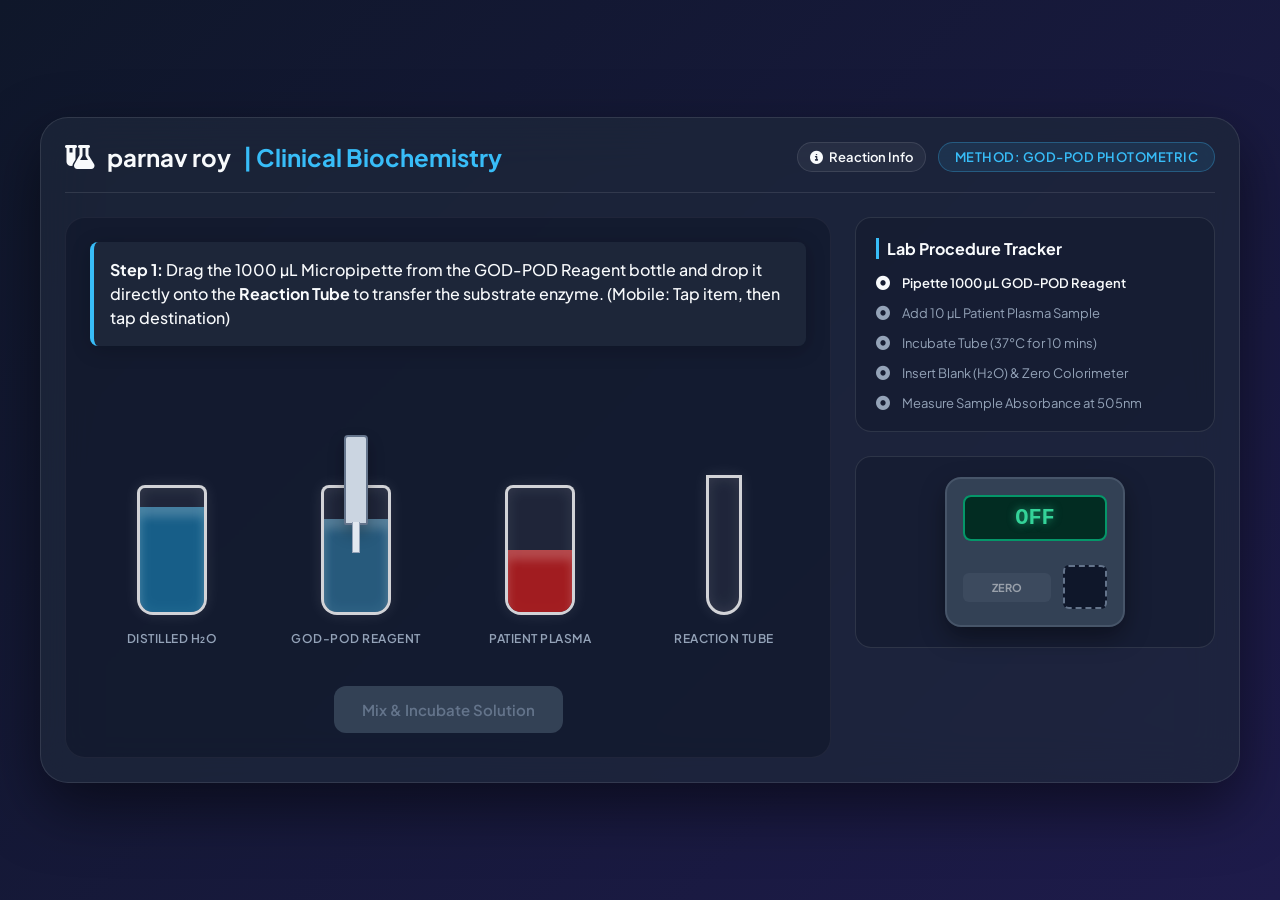
<file: index.html>
<!DOCTYPE html>
<html lang="en">
<head>
    <meta charset="UTF-8">
    <meta name="viewport" content="width=device-width, initial-scale=1.0">
    <title>Parnav Roy | Advanced GOD-POD Glucose Simulation</title>
    <link href="https://fonts.googleapis.com/css2?family=Plus+Jakarta+Sans:wght::300;400;500;600;700&display=swap" rel="stylesheet">
    <link rel="stylesheet" href="https://cdnjs.cloudflare.com/ajax/libs/font-awesome/6.4.0/css/all.min.css">
    
    <style>
        :root {
            --bg-gradient: linear-gradient(135deg, #0f172a 0%, #1e1b4b 100%);
            --glass-bg: rgba(30, 41, 59, 0.7);
            --glass-border: rgba(255, 255, 255, 0.1);
            --text-main: #38bdf8;
            --text-light: #f8fafc;
            --text-muted: #94a3b8;
            --accent-blue: #0284c7;
            --pink-reagent: #f43f5e;
            --water-blue: #0ea5e9;
            --blood-red: #ef4444;
        }

        * {
            margin: 0;
            padding: 0;
            box-sizing: border-box;
            font-family: 'Plus Jakarta Sans', sans-serif;
            user-select: none;
            -webkit-user-select: none;
        }

        body {
            background: var(--bg-gradient);
            background-attachment: fixed;
            color: var(--text-light);
            min-height: 100vh;
            padding: 16px;
            display: flex;
            justify-content: center;
            align-items: center;
        }

        .game-container {
            width: 100%;
            max-width: 1200px;
            background: var(--glass-bg);
            backdrop-filter: blur(24px);
            -webkit-backdrop-filter: blur(24px);
            border: 1px solid var(--glass-border);
            border-radius: 28px;
            padding: 24px;
            display: grid;
            grid-template-columns: 1fr 360px;
            gap: 24px;
            box-shadow: 0 24px 60px rgba(0, 0, 0, 0.5);
        }

        .lab-header {
            grid-column: 1 / -1;
            display: flex;
            justify-content: space-between;
            align-items: center;
            border-bottom: 1px solid rgba(255,255,255,0.1);
            padding-bottom: 20px;
            flex-wrap: wrap;
            gap: 12px;
        }

        .brand {
            font-size: 24px;
            font-weight: 700;
            color: var(--text-light);
            display: flex;
            align-items: center;
            gap: 12px;
        }
        .brand span { color: var(--text-main); }

        .header-controls {
            display: flex;
            align-items: center;
            gap: 12px;
        }

        .method-badge {
            background: rgba(56, 189, 248, 0.1);
            border: 1px solid rgba(56, 189, 248, 0.3);
            padding: 6px 16px;
            border-radius: 99px;
            font-size: 13px;
            font-weight: 600;
            color: var(--text-main);
            letter-spacing: 0.5px;
        }

        .toggle-info-btn {
            background: rgba(255, 255, 255, 0.05);
            border: 1px solid var(--glass-border);
            color: var(--text-light);
            padding: 6px 12px;
            border-radius: 99px;
            font-size: 13px;
            font-weight: 600;
            cursor: pointer;
            transition: all 0.2s;
            display: flex;
            align-items: center;
            gap: 6px;
        }
        .toggle-info-btn:hover {
            background: rgba(255, 255, 255, 0.15);
            color: var(--text-main);
        }

        /* Information Overlay Feature */
        .info-overlay {
            display: none;
            grid-column: 1 / -1;
            background: rgba(15, 23, 42, 0.85);
            border: 1px solid rgba(56, 189, 248, 0.3);
            border-radius: 16px;
            padding: 16px;
            font-size: 13px;
            line-height: 1.6;
            color: var(--text-muted);
            animation: fadeIn 0.3s ease;
        }
        .info-overlay.visible { display: block; }
        .info-overlay strong { color: var(--text-light); }

        /* Lab Stage / Workbench */
        .lab-stage {
            background: rgba(15, 23, 42, 0.6);
            border: 1px solid rgba(255, 255, 255, 0.05);
            border-radius: 20px;
            padding: 24px;
            min-height: 500px;
            display: flex;
            flex-direction: column;
            justify-content: space-between;
            position: relative;
        }

        .instruction-banner {
            background: rgba(30, 41, 59, 0.9);
            border-left: 4px solid var(--text-main);
            padding: 16px;
            border-radius: 8px;
            font-size: 16px;
            font-weight: 500;
            line-height: 1.5;
            box-shadow: 0 4px 20px rgba(0,0,0,0.2);
        }

        .bench-layout {
            display: grid;
            grid-template-columns: repeat(4, 1fr);
            gap: 20px;
            align-items: flex-end;
            margin: 40px 0;
            min-height: 260px;
        }

        .lab-item {
            display: flex;
            flex-direction: column;
            align-items: center;
            gap: 16px;
            position: relative;
            transition: all 0.3s cubic-bezier(0.4, 0, 0.2, 1);
        }

        .vial-wrapper {
            position: relative;
            display: flex;
            justify-content: center;
            align-items: flex-end;
            height: 160px;
            width: 100%;
            touch-action: none;
        }

        /* Visual Vessels */
        .vessel {
            border: 3px solid rgba(255, 255, 255, 0.8);
            box-shadow: 0 0 15px rgba(255,255,255,0.1), inset 0 0 15px rgba(255,255,255,0.1);
            background: rgba(255,255,255,0.05);
            position: relative;
            overflow: hidden;
            transition: transform 0.3s;
        }

        .bottle {
            width: 70px;
            height: 130px;
            border-radius: 8px 8px 16px 16px;
        }

        .tube {
            width: 36px;
            height: 140px;
            border-radius: 0 0 18px 18px;
        }

        .fluid {
            position: absolute;
            bottom: 0;
            width: 100%;
            height: 0%;
            transition: height 1s cubic-bezier(0.4, 0, 0.2, 1), background 0.5s ease;
            box-shadow: inset 0 10px 10px rgba(255,255,255,0.2);
        }

        /* Micro Pipette Graphics */
        .pipette-tool {
            position: absolute;
            top: -20px;
            width: 24px;
            height: 90px;
            background: #cbd5e1;
            border: 2px solid #64748b;
            border-radius: 4px 4px 2px 2px;
            z-index: 10;
            cursor: grab;
            display: flex;
            flex-direction: column;
            align-items: center;
            box-shadow: 0 8px 16px rgba(0,0,0,0.3);
            touch-action: none;
        }
        .pipette-tool::after {
            content: '';
            position: absolute;
            bottom: -30px;
            width: 6px;
            height: 30px;
            background: #e2e8f0;
            border: 1px solid #94a3b8;
            border-top: none;
        }
        .pipette-tool.dragging { opacity: 0.5; cursor: grabbing; }

        /* Colorimeter Graphic */
        .colorimeter-unit {
            width: 180px;
            height: 150px;
            background: #334155;
            border: 2px solid #475569;
            border-radius: 16px;
            padding: 16px;
            display: flex;
            flex-direction: column;
            justify-content: space-between;
            box-shadow: 0 10px 25px rgba(0,0,0,0.4);
        }

        .screen {
            background: #022c22;
            border: 2px solid #059669;
            height: 46px;
            border-radius: 8px;
            display: flex;
            align-items: center;
            justify-content: center;
            font-family: 'Courier New', Courier, monospace;
            font-size: 22px;
            font-weight: bold;
            color: #34d399;
            text-shadow: 0 0 8px rgba(52, 211, 153, 0.6);
        }

        .slot-row {
            display: flex;
            justify-content: space-between;
            align-items: center;
            gap: 12px;
        }

        .cuvette-slot {
            width: 44px;
            height: 44px;
            background: #0f172a;
            border: 2px dashed #64748b;
            border-radius: 6px;
            transition: all 0.3s;
        }
        .cuvette-slot.drag-over {
            border-color: var(--text-main);
            background: rgba(56, 189, 248, 0.2);
            box-shadow: 0 0 15px var(--text-main);
        }

        .calib-btn {
            flex: 1;
            padding: 8px;
            background: #ef4444;
            border: none;
            border-radius: 6px;
            color: white;
            font-size: 11px;
            font-weight: 700;
            cursor: pointer;
            text-transform: uppercase;
            transition: background 0.2s;
        }
        .calib-btn:hover:not(:disabled) { background: #dc2626; }
        .calib-btn:disabled { background: #475569; cursor: not-allowed; opacity: 0.5; }

        .label-tag {
            font-size: 12px;
            font-weight: 600;
            color: var(--text-muted);
            text-transform: uppercase;
            letter-spacing: 0.5px;
            text-align: center;
        }

        /* Drag over effect for test tubes */
        .vial-wrapper.drag-over .vessel {
            border-color: var(--text-main);
            box-shadow: 0 0 20px rgba(56, 189, 248, 0.4);
            transform: scale(1.05);
        }

        /* Action Controls Layout */
        .action-row {
            display: flex;
            justify-content: center;
            gap: 16px;
        }

        .btn-prime {
            padding: 14px 28px;
            background: var(--accent-blue);
            color: white;
            border: none;
            border-radius: 12px;
            font-weight: 600;
            font-size: 15px;
            cursor: pointer;
            transition: all 0.2s;
            box-shadow: 0 4px 14px rgba(2, 132, 199, 0.4);
        }
        .btn-prime:hover { background: #0369a1; transform: translateY(-1px); }
        .btn-prime:disabled { background: #334155; color: #64748b; box-shadow: none; cursor: not-allowed; }

        /* Sidebar Panels */
        .panel-right {
            display: flex;
            flex-direction: column;
            gap: 24px;
        }

        .card {
            background: rgba(15, 23, 42, 0.4);
            border: 1px solid var(--glass-border);
            border-radius: 16px;
            padding: 20px;
        }

        .card h3 {
            font-size: 16px;
            margin-bottom: 16px;
            color: var(--text-light);
            border-left: 3px solid var(--text-main);
            padding-left: 8px;
        }

        .step-list {
            list-style: none;
            display: flex;
            flex-direction: column;
            gap: 14px;
        }

        .step-item {
            display: flex;
            align-items: center;
            gap: 12px;
            font-size: 13px;
            color: var(--text-muted);
            transition: color 0.3s;
        }
        .step-item.active { color: var(--text-light); font-weight: 600; }
        .step-item.completed { color: #10b981; text-decoration: line-through; opacity: 0.6; }
        .step-item i { font-size: 14px; }

        .matrix-box { display: none; }
        .matrix-box.visible { display: block; animation: fadeIn 0.5s ease forwards; }

        .formula {
            background: rgba(0,0,0,0.2);
            padding: 12px;
            border-radius: 8px;
            margin: 12px 0;
            font-size: 14px;
            color: var(--text-main);
            text-align: center;
        }

        input[type="number"] {
            width: 100%;
            padding: 12px;
            background: #0f172a;
            border: 1px solid var(--glass-border);
            border-radius: 8px;
            color: white;
            outline: none;
            font-size: 15px;
            font-weight: 600;
            margin-top: 8px;
        }
        input[type="number"]:focus { border-color: var(--text-main); }

        /* --- Mobile Responsive Breakpoints --- */
        @media (max-width: 968px) {
            .game-container {
                grid-template-columns: 1fr;
                padding: 16px;
                gap: 16px;
            }
            .bench-layout {
                grid-template-columns: repeat(2, 1fr);
                gap: 24px;
                margin: 24px 0;
            }
            .lab-stage {
                min-height: auto;
            }
        }

        @media (max-width: 480px) {
            body {
                padding: 8px;
            }
            .brand {
                font-size: 20px;
            }
            .bench-layout {
                grid-template-columns: repeat(2, 1fr);
                gap: 16px;
            }
            .bottle {
                width: 60px;
                height: 110px;
            }
            .tube {
                width: 32px;
                height: 120px;
            }
            .instruction-banner {
                font-size: 14px;
                padding: 12px;
            }
            .colorimeter-unit {
                width: 100%;
                max-width: 240px;
            }
        }

        /* Utilities & Animations */
        @keyframes shake {
            0%, 100% { transform: translate(0, 0) rotate(0deg); }
            25% { transform: translate(-4px, 4px) rotate(-3deg); }
            75% { transform: translate(4px, -4px) rotate(3deg); }
        }
        .shaking { animation: shake 0.15s infinite; }

        @keyframes fadeIn {
            from { opacity: 0; transform: translateY(10px); }
            to { opacity: 1; transform: translateY(0); }
        }
    </style>
</head>
<body>

    <div class="game-container">
        <div class="lab-header">
            <div class="brand"><i class="fa-solid fa-flask-vial"></i> parnav roy <span>| Clinical Biochemistry</span></div>
            <div class="header-controls">
                <button class="toggle-info-btn" onclick="toggleInfo()"><i class="fa-solid fa-circle-info"></i> Reaction Info</button>
                <div class="method-badge">METHOD: GOD-POD PHOTOMETRIC</div>
            </div>
        </div>

        <div class="info-overlay" id="chemical-info">
            <strong>GOD-POD Principle:</strong> Glucose oxidase (GOD) oxidizes glucose to gluconic acid and hydrogen peroxide ($H_2O_2$). Peroxidase (POD) then catalyzes the reaction of $H_2O_2$ with 4-aminophenazone and phenol to form a pink-colored <strong>quinoneimine dye</strong>. Intensity of the color is directly proportional to glucose concentration.
        </div>

        <div class="lab-stage">
            <div class="instruction-banner" id="main-prompt">
                <strong>Step 1:</strong> Drag the 1000 µL Micropipette from the GOD-POD Reagent bottle and drop it directly onto the <strong>Reaction Tube</strong> to transfer the substrate enzyme. (Mobile: Tap item, then tap destination)
            </div>

            <div class="bench-layout">
                <div class="lab-item" id="vial-dh2o">
                    <div class="vial-wrapper" id="wrap-dh2o">
                        <div class="vessel bottle">
                            <div class="fluid" id="fluid-dh2o" style="height: 85%; background: rgba(14, 165, 233, 0.45);"></div>
                        </div>
                    </div>
                    <span class="label-tag">Distilled H₂O</span>
                </div>

                <div class="lab-item" id="vial-reagent">
                    <div class="vial-wrapper" id="wrap-reagent">
                        <div id="pipette-r" class="pipette-tool" draggable="true" ondragstart="drag(event)"></div>
                        <div class="vessel bottle">
                            <div class="fluid" id="fluid-reagent" style="height: 75%; background: rgba(56, 189, 248, 0.35);"></div>
                        </div>
                    </div>
                    <span class="label-tag">GOD-POD Reagent</span>
                </div>

                <div class="lab-item" id="vial-sample">
                    <div class="vial-wrapper" id="wrap-sample">
                        <div id="pipette-s" class="pipette-tool" draggable="false" style="display:none; background:#fda4af;"></div>
                        <div class="vessel bottle">
                            <div class="fluid" id="fluid-sample" style="height: 50%; background: rgba(185, 28, 28, 0.85);"></div>
                        </div>
                    </div>
                    <span class="label-tag">Patient Plasma</span>
                </div>

                <div class="lab-item" id="vial-target">
                    <div class="vial-wrapper" id="wrap-tube" ondragover="allowDrop(event)" ondragleave="dragLeave(event)" ondrop="drop(event)">
                        <div class="vessel tube" id="main-tube" draggable="false" ondragstart="dragTube(event)">
                            <div class="fluid" id="reaction-fluid"></div>
                        </div>
                    </div>
                    <span class="label-tag" id="tube-label">Reaction Tube</span>
                </div>
            </div>

            <div class="action-row">
                <button class="btn-prime" id="action-btn" disabled onclick="handleIncubation()">Mix & Incubate Solution</button>
            </div>
        </div>

        <div class="panel-right">
            <div class="card">
                <h3>Lab Procedure Tracker</h3>
                <ul class="step-list">
                    <li class="step-item active" id="step-1"><i class="fa-solid fa-circle-dot"></i> Pipette 1000 µL GOD-POD Reagent</li>
                    <li class="step-item" id="step-2"><i class="fa-solid fa-circle-dot"></i> Add 10 µL Patient Plasma Sample</li>
                    <li class="step-item" id="step-3"><i class="fa-solid fa-circle-dot"></i> Incubate Tube (37°C for 10 mins)</li>
                    <li class="step-item" id="step-4"><i class="fa-solid fa-circle-dot"></i> Insert Blank (H₂O) & Zero Colorimeter</li>
                    <li class="step-item" id="step-5"><i class="fa-solid fa-circle-dot"></i> Measure Sample Absorbance at 505nm</li>
                </ul>
            </div>

            <div class="card" style="display: flex; justify-content: center;">
                <div class="colorimeter-unit">
                    <div class="screen" id="calib-screen">OFF</div>
                    <div class="slot-row">
                        <button class="calib-btn" id="zero-btn" disabled onclick="zeroDevice()">Zero</button>
                        <div class="cuvette-slot" id="analyzer-slot" ondragover="allowDrop(event)" ondragleave="dragLeave(event)" ondrop="dropTube(event)"></div>
                    </div>
                </div>
            </div>

            <div class="card matrix-box" id="calc-matrix">
                <h3>Diagnostic Analytics</h3>
                <p style="font-size: 13px; color: var(--text-muted);">Concentration Formula Profile:</p>
                <div class="formula">
                    Glucose (mg/dL) = (A_Test / A_Std) × 100
                </div>
                <div style="font-size: 12px; line-height: 1.6; color: var(--text-muted);" id="metric-givens">
                    Standard parameter: A_Std = 0.400
                </div>
                <div style="margin-top: 14px;">
                    <label style="font-size: 12px; font-weight: 600; color: var(--text-main);">Calculate Final Concentration:</label>
                    <input type="number" id="user-input-calc" placeholder="Value in mg/dL">
                    <button class="btn-prime" style="width: 100%; margin-top: 12px; padding: 10px;" onclick="verifyMetrics()">Verify Diagnosis</button>
                </div>
            </div>
        </div>
    </div>

    <script>
        // Simulation Environment Parameters
        let currentStep = 1;
        const standardAbs = 0.400;
        const randomTestAbs = (Math.random() * (0.680 - 0.220) + 0.220).toFixed(3);
        const targetGlucose = Math.round((randomTestAbs / standardAbs) * 100);

        const promptBanner = document.getElementById('main-prompt');
        const actionBtn = document.getElementById('action-btn');
        const reactionFluid = document.getElementById('reaction-fluid');
        const calibScreen = document.getElementById('calib-screen');
        const zeroBtn = document.getElementById('zero-btn');
        const mainTube = document.getElementById('main-tube');

        // New Feature Mobile Interaction Global Handler
        let activeMobileItem = null;

        function toggleInfo() {
            const panel = document.getElementById('chemical-info');
            panel.classList.toggle('visible');
        }

        function updateStepTrackers(stepNum, status) {
            const row = document.getElementById(`step-${stepNum}`);
            if (!row) return;
            if (status === 'active') {
                row.className = 'step-item active';
                row.querySelector('i').className = 'fa-solid fa-circle-notch fa-spin';
            } else if (status === 'completed') {
                row.className = 'step-item completed';
                row.querySelector('i').className = 'fa-solid fa-circle-check';
            }
        }

        // Native Drag & Drop Handlers for Micropipettes
        function allowDrop(ev) {
            ev.preventDefault();
            ev.currentTarget.classList.add('drag-over');
        }

        function dragLeave(ev) {
            ev.currentTarget.classList.remove('drag-over');
        }

        function drag(ev) {
            ev.dataTransfer.setData("text", ev.target.id);
            ev.target.classList.add('dragging');
        }

        function drop(ev) {
            ev.preventDefault();
            ev.currentTarget.classList.remove('drag-over');
            const data = ev.dataTransfer.getData("text");
            executeDropLogic(data);
        }

        // Unified extraction logic for cross-platform desktop and mobile simulation engines
        function executeDropLogic(data) {
            const draggedElement = document.getElementById(data);
            if (!draggedElement) return;

            if (currentStep === 1 && data === "pipette-r") {
                if (draggedElement.parentNode) draggedElement.parentNode.removeChild(draggedElement);
                reactionFluid.style.height = "55%";
                reactionFluid.style.background = "rgba(56, 189, 248, 0.4)";
                
                updateStepTrackers(1, 'completed');
                currentStep = 2;
                updateStepTrackers(2, 'active');
                
                promptBanner.innerHTML = `<strong>Step 2:</strong> Outstanding. Now drag the 10 µL Micropipette loaded on the <strong>Patient Plasma</strong> bottle and deliver it to the Reaction Tube.`;
                
                const pipetteS = document.getElementById('pipette-s');
                pipetteS.style.display = 'block';
                pipetteS.setAttribute('draggable', 'true');
                pipetteS.addEventListener('dragstart', drag);
                setupMobileInteractiveNode(pipetteS);
            } 
            else if (currentStep === 2 && data === "pipette-s") {
                if (draggedElement.parentNode) draggedElement.parentNode.removeChild(draggedElement);
                reactionFluid.style.height = "60%";
                reactionFluid.style.background = "rgba(14, 165, 233, 0.5)";
                
                updateStepTrackers(2, 'completed');
                currentStep = 3;
                updateStepTrackers(3, 'active');
                
                promptBanner.innerHTML = `<strong>Step 3:</strong> Enzymes and sample unified. Click the <strong>Mix & Incubate</strong> action button below to trigger the production of the Quinoneimine pink color complex.`;
                actionBtn.disabled = false;
            }
        }

        // Step 3: Mixing and Incubation Execution
        function handleIncubation() {
            actionBtn.disabled = true;
            mainTube.classList.add('shaking');
            promptBanner.innerHTML = `🔬 <em>Incubating tracking profile at 37°C... Hydrogen peroxide reacts with 4-aminophenazone and phenol...</em>`;
            
            setTimeout(() => {
                mainTube.classList.remove('shaking');
                reactionFluid.style.background = "rgba(244, 63, 94, 0.75)"; // Shifts color into clinical pink complex
                
                updateStepTrackers(3, 'completed');
                currentStep = 4;
                updateStepTrackers(4, 'active');

                promptBanner.innerHTML = `<strong>Step 4:</strong> Notice the pink complex! Before reading it, we must clear systemic calibration. Drag the <strong>Distilled H₂O</strong> tube (which acts as your blank) into the Colorimeter slot.`;
                
                // Convert water container into a draggable test tube object for zeroing calibration steps
                const h2oVial = document.getElementById('vial-dh2o');
                const h2oWrap = document.getElementById('wrap-dh2o');
                const h2oVessel = h2oWrap.querySelector('.vessel');
                
                h2oVessel.className = "vessel tube";
                h2oVessel.id = "blank-tube";
                h2oVessel.setAttribute('draggable', 'true');
                h2oVessel.addEventListener('dragstart', (e) => {
                    e.dataTransfer.setData("text", "blank-tube");
                });
                setupMobileInteractiveNode(h2oVessel);
                
                calibScreen.innerText = "READY";
            }, 3000);
        }

        // Colorimeter Processing Interactivity
        function dragTube(ev) {
            if (currentStep === 5) {
                ev.dataTransfer.setData("text", "main-tube");
            }
        }

        function dropTube(ev) {
            ev.preventDefault();
            ev.currentTarget.classList.remove('drag-over');
            const elementId = ev.dataTransfer.getData("text");
            executeTubeDropLogic(elementId);
        }

        function executeTubeDropLogic(elementId) {
            if (currentStep === 4 && elementId === "blank-tube") {
                const bTube = document.getElementById('blank-tube');
                if (bTube) bTube.style.display = 'none';
                calibScreen.innerText = "1.245"; // Uncalibrated background baseline readout
                zeroBtn.disabled = false;
                promptBanner.innerHTML = `<strong>Calibration:</strong> Distilled water blank inside slot. Click the red <strong>ZERO</strong> button to calibrate baseline absorbance to 0.000.`;
            } 
            else if (currentStep === 5 && elementId === "main-tube") {
                if (mainTube) mainTube.style.display = 'none';
                calibScreen.innerText = `A=${randomTestAbs}`;
                
                updateStepTrackers(5, 'completed');
                promptBanner.style.borderColor = "#10b981";
                promptBanner.innerHTML = `🎉 <strong>Absorbance Captured!</strong> Metrics parameter reads exactly <strong>${randomTestAbs}</strong>. Use the diagnostic panel matrix on the right to verify patient diagnostics.`;
                
                document.getElementById('metric-givens').innerHTML = `
                    • Standard Absorbance (A_Std) = <strong>${standardAbs.toFixed(3)}</strong><br>
                    • Patient Absorbance (A_Test) = <strong>${randomTestAbs}</strong>
                `;
                document.getElementById('calc-matrix').classList.add('visible');
            }
        }

        function zeroDevice() {
            zeroBtn.disabled = true;
            calibScreen.innerText = "0.000";
            
            setTimeout(() => {
                updateStepTrackers(4, 'completed');
                currentStep = 5;
                updateStepTrackers(5, 'active');
                
                promptBanner.innerHTML = `<strong>Step 5:</strong> Colorimeter calibrated! Now drag the pink <strong>Reaction Tube</strong> directly into the Colorimeter slot to perform the diagnostic photometric measurement at 505nm.`;
                
                mainTube.setAttribute('draggable', 'true');
                setupMobileInteractiveNode(mainTube);
            }, 1000);
        }

        // Final Metric Calculations Evaluation Validation
        function verifyMetrics() {
            const userAns = parseFloat(document.getElementById('user-input-calc').value);
            if (isNaN(userAns)) {
                alert("Please calculate and enter a quantitative numeric range.");
                return;
            }

            if (Math.abs(userAns - targetGlucose) <= 1) {
                let rangeEvaluation = userAns < 140 ? "Normal Glycemic State" : "Hyperglycemic Range (Diabetic Indication)";
                promptBanner.innerHTML = `
                    <i class="fa-solid fa-square-check" style="color:#10b981;"></i> 
                    <strong>Evaluation Verified!</strong> Final calculation: <strong>${userAns} mg/dL</strong>.<br>
                    Clinical Diagnosis profile indicates a <strong>${rangeEvaluation}</strong>. Processing successfully complete.
                `;
                promptBanner.style.background = "rgba(6, 78, 59, 0.6)";
                document.getElementById('calc-matrix').innerHTML = `<h3 style="color:#10b981;">Execution Checked Verified</h3><p style="font-size:13px;">Excellent clinical workflow proficiency demonstrated.</p>`;
            } else {
                alert(`Calculation variance detected. Re-verify conversion execution rule: (${randomTestAbs} / 0.400) * 100`);
            }
        }

        /* --- New Mobile Feature Tap-to-Select Simulation Pipeline --- */
        function setupMobileInteractiveNode(el) {
            el.addEventListener('click', function(e) {
                if (window.innerWidth > 968) return; // Retain default drag configuration on desktops
                
                // Block illegal programmatic sequencing selectors
                if (this.id === 'pipette-r' && currentStep !== 1) return;
                if (this.id === 'pipette-s' && currentStep !== 2) return;
                if (this.id === 'blank-tube' && currentStep !== 4) return;
                if (this.id === 'main-tube' && currentStep !== 5) return;

                if (activeMobileItem) {
                    activeMobileItem.style.boxShadow = '';
                }

                activeMobileItem = this;
                this.style.boxShadow = '0 0 20px #38bdf8';
                e.stopPropagation();
            });
        }

        // Target Destination Target Tap Bindings
        document.getElementById('wrap-tube').addEventListener('click', function() {
            if (window.innerWidth <= 968 && activeMobileItem) {
                if (activeMobileItem.id === 'pipette-r' || activeMobileItem.id === 'pipette-s') {
                    const id = activeMobileItem.id;
                    activeMobileItem.style.boxShadow = '';
                    executeDropLogic(id);
                    activeMobileItem = null;
                }
            }
        });

        document.getElementById('analyzer-slot').addEventListener('click', function() {
            if (window.innerWidth <= 968 && activeMobileItem) {
                if (activeMobileItem.id === 'blank-tube' || activeMobileItem.id === 'main-tube') {
                    const id = activeMobileItem.id;
                    activeMobileItem.style.boxShadow = '';
                    executeTubeDropLogic(id);
                    activeMobileItem = null;
                }
            }
        });

        // Initialize mobile detection hooks across runtime components
        document.addEventListener('DOMContentLoaded', () => {
            setupMobileInteractiveNode(document.getElementById('pipette-r'));
        });
    </script>
</body>
</html>
</file>
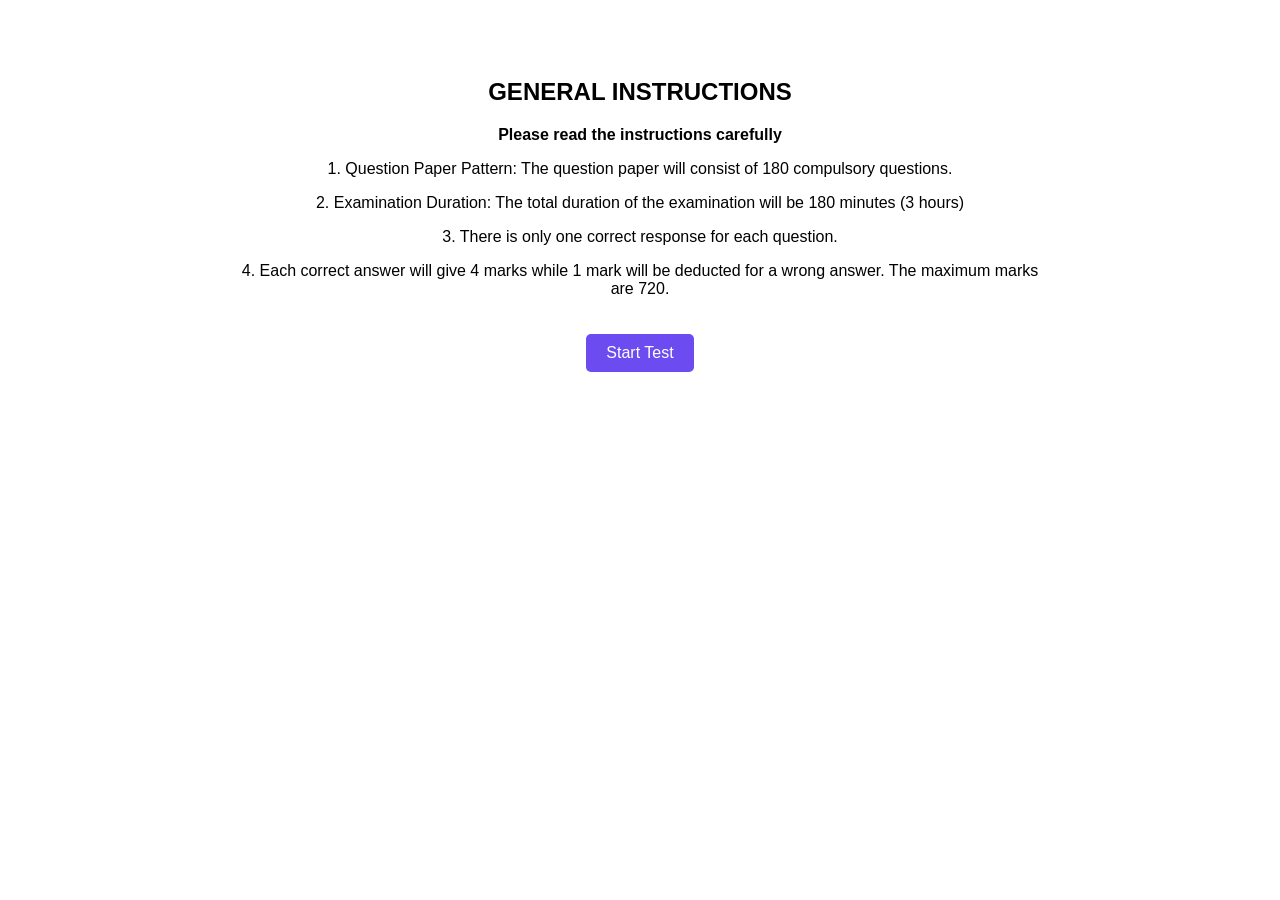
<file: instructions.html>
<!DOCTYPE html>
<html lang="en">
<head>
    <title>General Instructions</title>
    <style>
        body {
            font-family: Arial, sans-serif;
            padding: 50px;
            display: flex;
            flex-direction: column;
            align-items: center;
            justify-content: center;
        }
        .container {
            max-width: 800px;
            text-align: center;
        }
        button {
            background-color: #6c4cf0;
            color: white;
            padding: 10px 20px;
            border: none;
            cursor: pointer;
            font-size: 16px;
            border-radius: 5px;
            margin-top: 20px;
        }
        button:hover {
            background-color: #5a3ce0;
        }
    </style>
</head>
<body>
    <div class="container">
        <h2>GENERAL INSTRUCTIONS</h2>
        <p><strong>Please read the instructions carefully</strong></p>
        <p>1. Question Paper Pattern: The question paper will consist of 180 compulsory questions.</p>
        <p>2. Examination Duration: The total duration of the examination will be 180 minutes (3 hours)</p>
        <p>3. There is only one correct response for each question.</p>
        <p>4. Each correct answer will give 4 marks while 1 mark will be deducted for a wrong answer. The maximum marks are 720.</p>
        
        <button onclick="startTest()">Start Test</button>
    </div>

    <script>
        function startTest() {
            window.location.href = 'test.html';
        }
    </script>
</body>
</html>
</file>
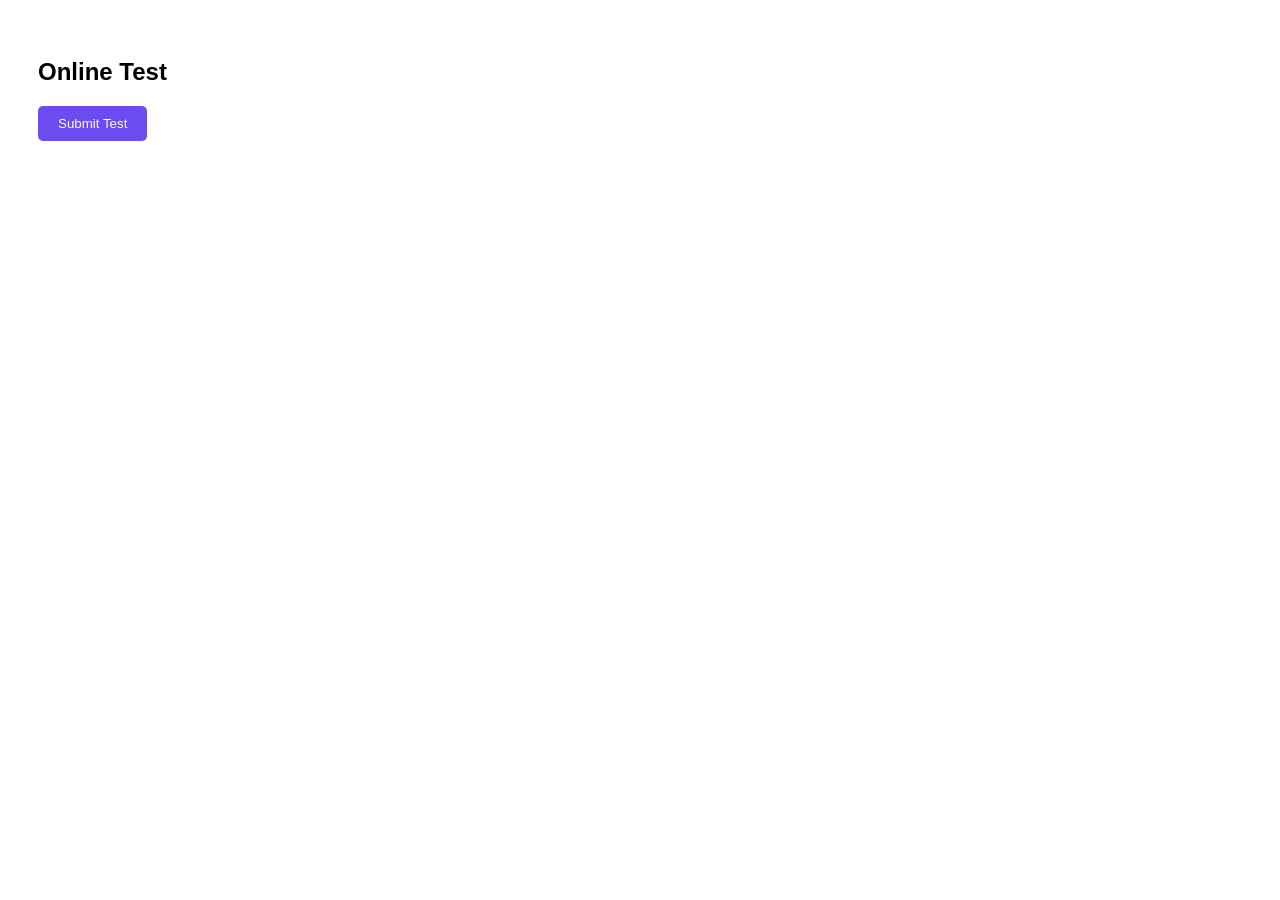
<file: test.html>
<!DOCTYPE html>
<html lang="en">
<head>
    <title>Online Test</title>
    <style>
        body {
            font-family: Arial, sans-serif;
            padding: 30px;
        }
        .question {
            margin-bottom: 20px;
        }
        .options input {
            margin-right: 10px;
        }
        button {
            background-color: #6c4cf0;
            color: white;
            padding: 10px 20px;
            border: none;
            cursor: pointer;
            border-radius: 5px;
        }
    </style>
</head>
<body>

<h2>Online Test</h2>
<form id="testForm">
    <div id="questionsContainer"></div>
    <button type="button" onclick="submitTest()">Submit Test</button>
</form>

<script>
let correctAnswers = {};

async function loadQuestions() {
    const baseImageURL = 'https://raw.githubusercontent.com/parnavar/testportal/main/images/';
    const answersURL = 'https://raw.githubusercontent.com/parnavar/testportal/main/answers.json';

    const response = await fetch(answersURL);
    const answers = await response.json();
    correctAnswers = answers;

    const questionsContainer = document.getElementById('questionsContainer');

    for (let i = 1; i <= 180; i++) {
        const questionDiv = document.createElement('div');
        questionDiv.className = 'question';

        const questionImage = document.createElement('img');
        questionImage.src = `${baseImageURL}${i}.png`;
        questionImage.style.width = '100%';
        questionDiv.appendChild(questionImage);

        const optionsDiv = document.createElement('div');
        optionsDiv.className = 'options';
        ['A', 'B', 'C', 'D'].forEach(option => {
            const label = document.createElement('label');
            const input = document.createElement('input');
            input.type = 'radio';
            input.name = `question${i}`;
            input.value = option;
            label.appendChild(input);
            label.append(` Option ${option}`);
            optionsDiv.appendChild(label);
            optionsDiv.appendChild(document.createElement('br'));
        });

        questionDiv.appendChild(optionsDiv);
        questionsContainer.appendChild(questionDiv);
    }
}

function submitTest() {
    const form = document.getElementById('testForm');
    const formData = new FormData(form);
    let score = 0;

    for (let i = 1; i <= 180; i++) {
        const selectedOption = formData.get(`question${i}`);
        if (selectedOption) {
            if (selectedOption === correctAnswers[i.toString()]) {
                score += 4;
            } else {
                score -= 1;
            }
        }
    }

    const percentage = (score / 720) * 100;
    localStorage.setItem('testScore', score);
    localStorage.setItem('testPercentage', percentage.toFixed(2));
    window.location.href = 'result.html';
}

window.onload = loadQuestions;
</script>
</body>
</html>
</file>
